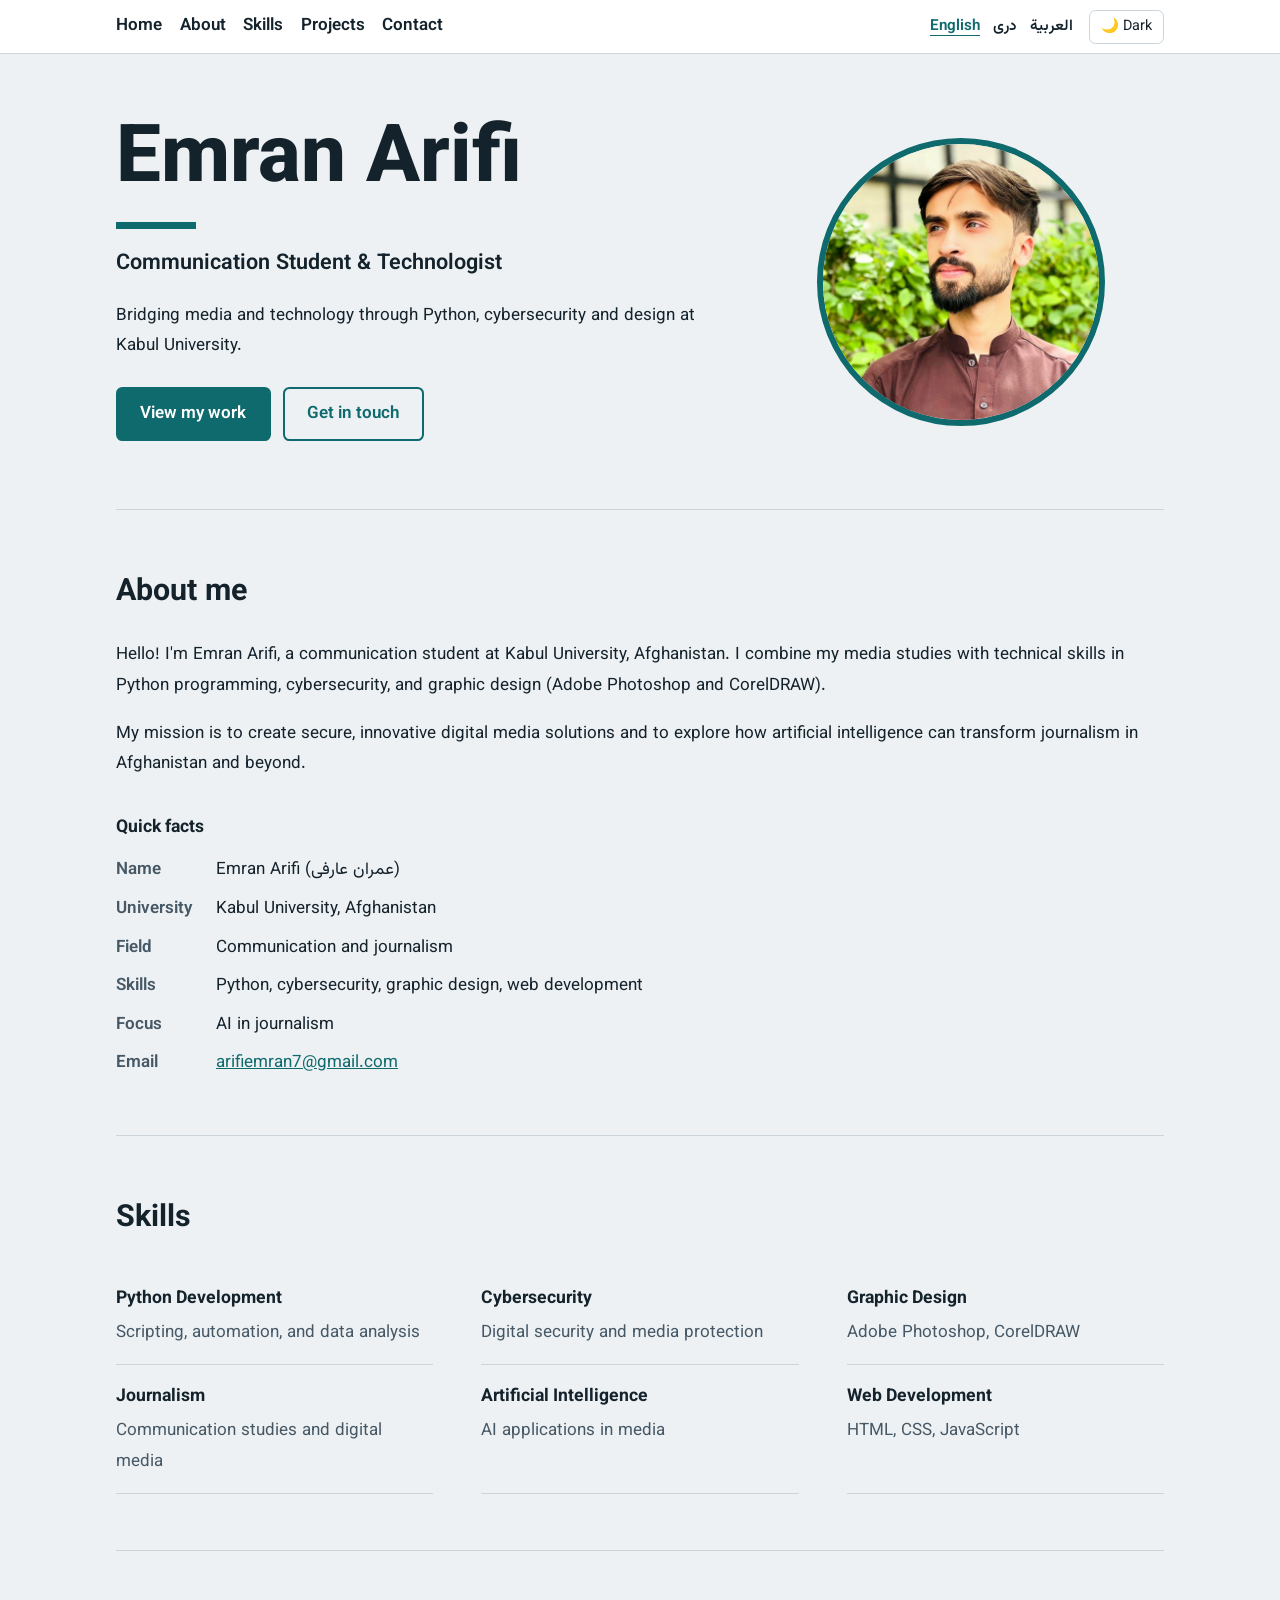
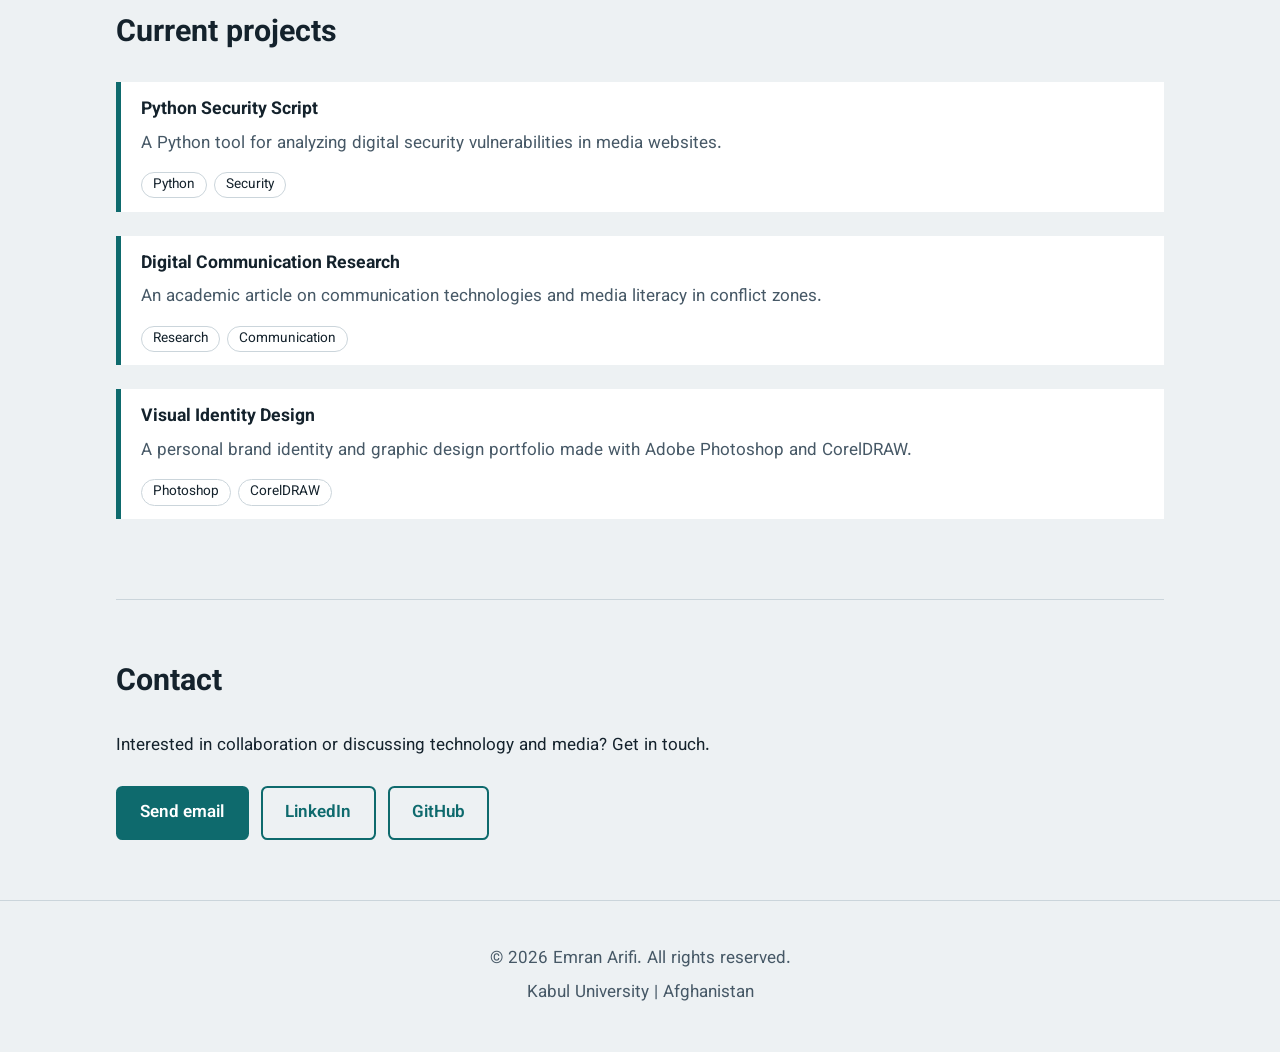
<file: index.html>
<!DOCTYPE html>
<html lang="en" dir="ltr">
<head>
<meta charset="UTF-8">
<meta name="viewport" content="width=device-width, initial-scale=1.0">
<title>Emran Arifi | Communication Student & Technologist, Kabul University</title>
<link rel="icon" type="image/png" href="/images/favicon.png">
<meta name="description" content="Emran Arifi is a communication student at Kabul University, Afghanistan, working with Python, cybersecurity, graphic design and AI in journalism.">
<meta name="keywords" content="Emran Arifi, عمران عارفی, Kabul University, Cybersecurity, Python, Journalism">
<meta name="author" content="Emran Arifi">
<meta name="google-site-verification" content="g8X6udcyyApvIQEGhXVtUN3PzOQ9R6IwchH94THclzM" />
<link rel="canonical" href="https://emran-arifi.github.io/">
<link rel="alternate" hreflang="en" href="https://emran-arifi.github.io/">
<link rel="alternate" hreflang="fa-AF" href="https://emran-arifi.github.io/fa/">
<link rel="alternate" hreflang="ar" href="https://emran-arifi.github.io/ar/">
<link rel="alternate" hreflang="x-default" href="https://emran-arifi.github.io/">
<meta property="og:type" content="profile">
<meta property="og:title" content="Emran Arifi | Communication Student & Technologist, Kabul University">
<meta property="og:description" content="Emran Arifi is a communication student at Kabul University, Afghanistan, working with Python, cybersecurity, graphic design and AI in journalism.">
<meta property="og:url" content="https://emran-arifi.github.io/">
<meta property="og:image" content="https://emran-arifi.github.io/profile.jpg">
<meta property="og:locale" content="en_US">
<meta name="twitter:card" content="summary">
<link rel="icon" href="data:image/svg+xml,%3Csvg xmlns='http://www.w3.org/2000/svg' viewBox='0 0 64 64'%3E%3Crect width='64' height='64' rx='12' fill='%230E6A6D'/%3E%3Ctext x='32' y='43' font-size='28' font-family='sans-serif' font-weight='700' text-anchor='middle' fill='white'%3EEA%3C/text%3E%3C/svg%3E">
<link rel="preconnect" href="https://fonts.googleapis.com">
<link rel="preconnect" href="https://fonts.gstatic.com" crossorigin>
<link rel="stylesheet" href="https://fonts.googleapis.com/css2?family=Vazirmatn:wght@400;600;800&display=swap">
<link rel="stylesheet" href="/style.css">
<script type="application/ld+json">
{
  "@context": "https://schema.org",
  "@graph": [
    {
      "@type": "ProfilePage",
      "@id": "https://emran-arifi.github.io/#profile",
      "url": "https://emran-arifi.github.io/",
      "inLanguage": "en",
      "name": "Emran Arifi | Communication Student & Technologist, Kabul University",
      "mainEntity": {
        "@id": "https://emran-arifi.github.io/#person"
      }
    },
    {
      "@type": "Person",
      "@id": "https://emran-arifi.github.io/#person",
      "name": "Emran Arifi",
      "alternateName": [
        "عمران عارفی",
        "عمران عارفي"
      ],
      "description": "Emran Arifi is a communication student at Kabul University, Afghanistan, working with Python, cybersecurity, graphic design and AI in journalism.",
      "url": "https://emran-arifi.github.io/",
      "image": "https://emran-arifi.github.io/profile.jpg",
      "email": "arifiemran7@gmail.com",
      "nationality": "Afghan",
      "birthPlace": {
        "@type": "Place",
        "name": "Afghanistan"
      },
      "jobTitle": "Communication Student",
      "alumniOf": {
        "@type": "CollegeOrUniversity",
        "name": "Kabul University",
        "address": {
          "@type": "PostalAddress",
          "addressCountry": "AF"
        }
      },
      "knowsAbout": [
        "Cybersecurity",
        "Python",
        "Journalism",
        "Graphic Design",
        "Artificial Intelligence",
        "Web Development"
      ],
      "sameAs": [
        "https://www.linkedin.com/in/emran-arifi-6b0651444",
        "https://github.com/emran-arifi"
      ]
    }
  ]
}
</script>
</head>
<body>
<header class="bar"><div class="bar-in">
<ul class="menu"><li><a href="#home">Home</a></li><li><a href="#about">About</a></li><li><a href="#skills">Skills</a></li><li><a href="#projects">Projects</a></li><li><a href="#contact">Contact</a></li></ul>
<div class="tools"><nav class="langs" aria-label="Language"><a href="/" hreflang="en" lang="en" aria-current="page">English</a><a href="/fa/" hreflang="fa-AF" lang="fa-AF">دری</a><a href="/ar/" hreflang="ar" lang="ar">العربية</a></nav>
<button class="tbtn" type="button" id="themeBtn" data-dark="🌙 Dark" data-light="☀️ Light">🌙 Dark</button></div>
</div></header>
<main class="wrap">
<section id="home" class="hero">
<div><h1>Emran Arifi</h1>
<p class="sub">Communication Student & Technologist</p><p>Bridging media and technology through Python, cybersecurity and design at Kabul University.</p>
<a class="btn btn-p" href="#projects">View my work</a><a class="btn btn-s" href="#contact">Get in touch</a></div>
<img class="photo" src="/profile.jpg" alt="Emran Arifi">
</section>
<section id="about"><h2>About me</h2><p>Hello! I'm Emran Arifi, a communication student at Kabul University, Afghanistan. I combine my media studies with technical skills in Python programming, cybersecurity, and graphic design (Adobe Photoshop and CorelDRAW).</p><p>My mission is to create secure, innovative digital media solutions and to explore how artificial intelligence can transform journalism in Afghanistan and beyond.</p><h3 class="fh">Quick facts</h3><dl><dt>Name</dt><dd>Emran Arifi (عمران عارفی)</dd><dt>University</dt><dd>Kabul University, Afghanistan</dd><dt>Field</dt><dd>Communication and journalism</dd><dt>Skills</dt><dd>Python, cybersecurity, graphic design, web development</dd><dt>Focus</dt><dd>AI in journalism</dd><dt>Email</dt><dd><a href="mailto:arifiemran7@gmail.com">arifiemran7@gmail.com</a></dd></dl></section>
<section id="skills"><h2>Skills</h2><ul class="list"><li><h3>Python Development</h3><p>Scripting, automation, and data analysis</p></li><li><h3>Cybersecurity</h3><p>Digital security and media protection</p></li><li><h3>Graphic Design</h3><p>Adobe Photoshop, CorelDRAW</p></li><li><h3>Journalism</h3><p>Communication studies and digital media</p></li><li><h3>Artificial Intelligence</h3><p>AI applications in media</p></li><li><h3>Web Development</h3><p>HTML, CSS, JavaScript</p></li></ul></section>
<section id="projects"><h2>Current projects</h2><article class="proj"><h3>Python Security Script</h3><p>A Python tool for analyzing digital security vulnerabilities in media websites.</p><div class="tags"><span>Python</span><span>Security</span></div></article><article class="proj"><h3>Digital Communication Research</h3><p>An academic article on communication technologies and media literacy in conflict zones.</p><div class="tags"><span>Research</span><span>Communication</span></div></article><article class="proj"><h3>Visual Identity Design</h3><p>A personal brand identity and graphic design portfolio made with Adobe Photoshop and CorelDRAW.</p><div class="tags"><span>Photoshop</span><span>CorelDRAW</span></div></article></section>
<section id="contact"><h2>Contact</h2><p>Interested in collaboration or discussing technology and media? Get in touch.</p>
<a class="btn btn-p" href="mailto:arifiemran7@gmail.com">Send email</a><a class="btn btn-s" href="https://www.linkedin.com/in/emran-arifi-6b0651444" target="_blank" rel="noopener me">LinkedIn</a><a class="btn btn-s" href="https://github.com/emran-arifi" target="_blank" rel="noopener me">GitHub</a></section>
</main>
<footer><p>© 2026 Emran Arifi. All rights reserved.</p><p>Kabul University | Afghanistan</p></footer>
<script src="/script.js"></script>
</body>
</html>
</file>
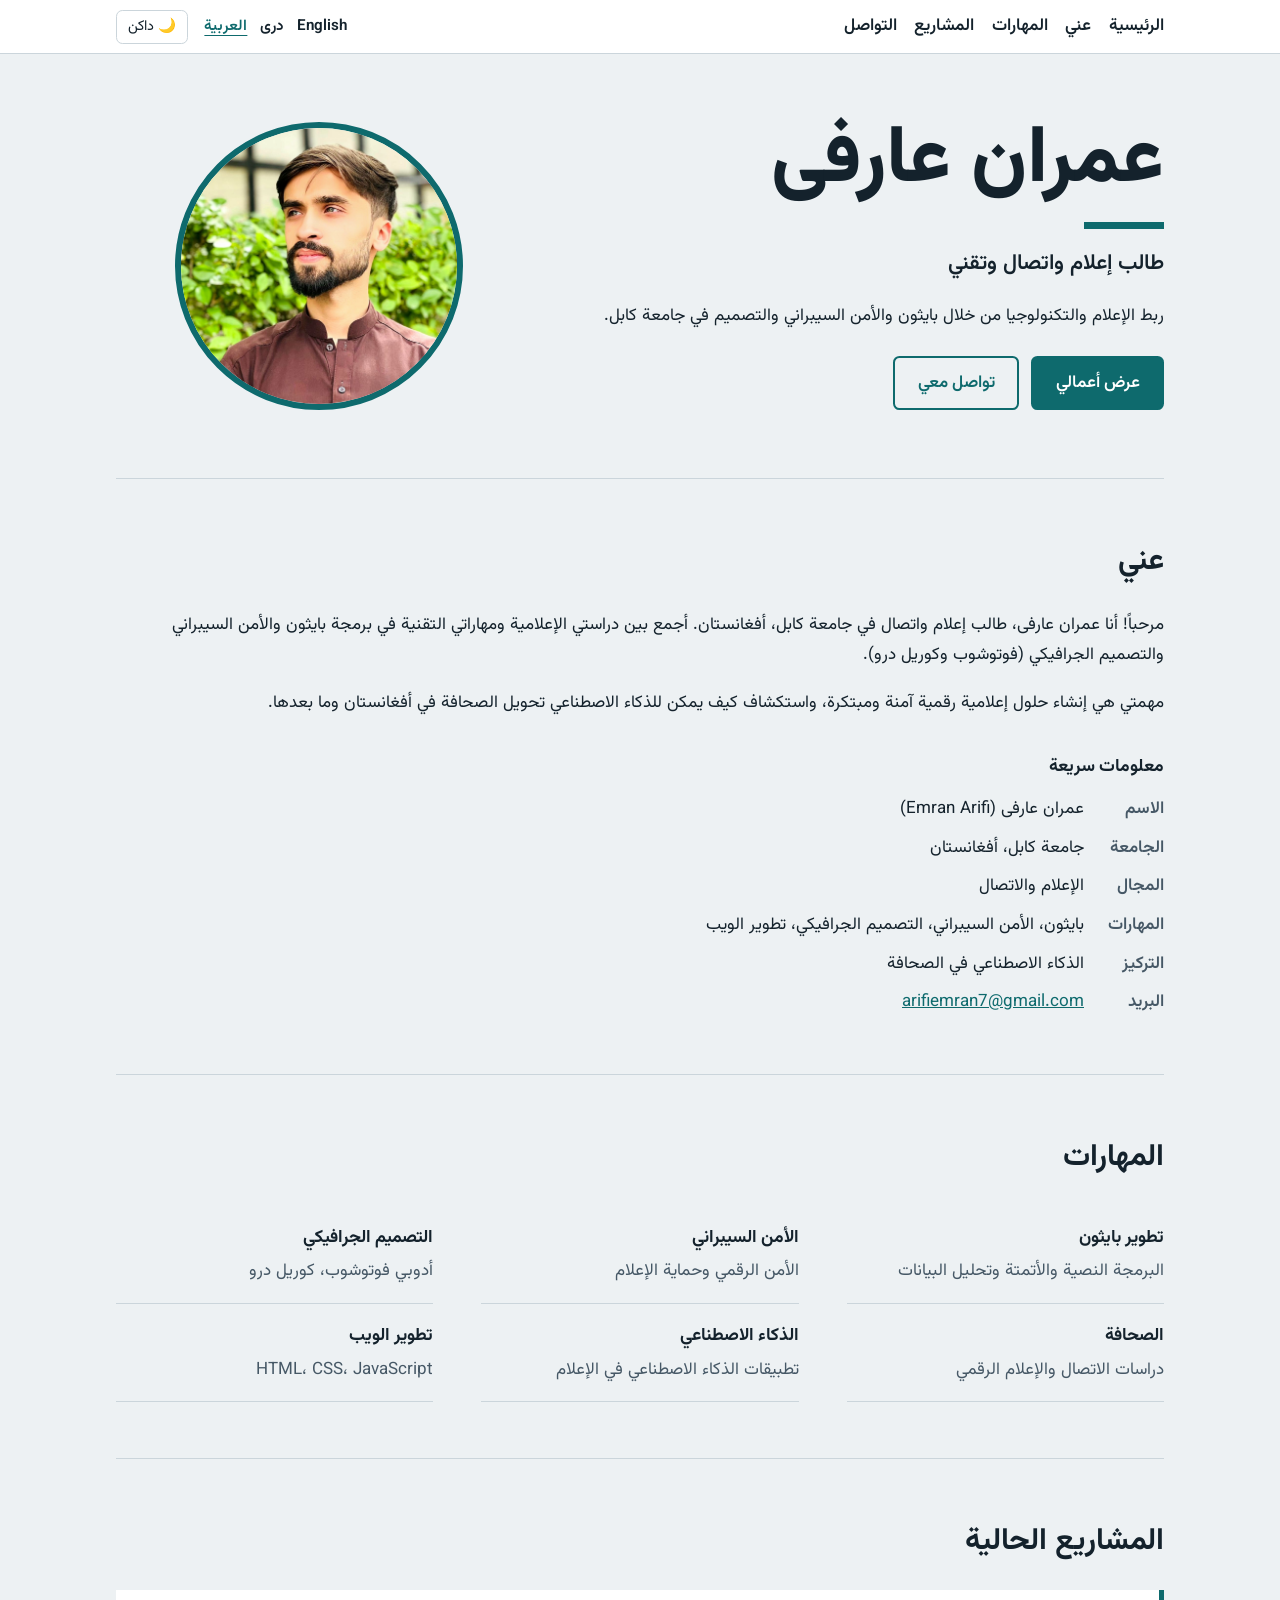
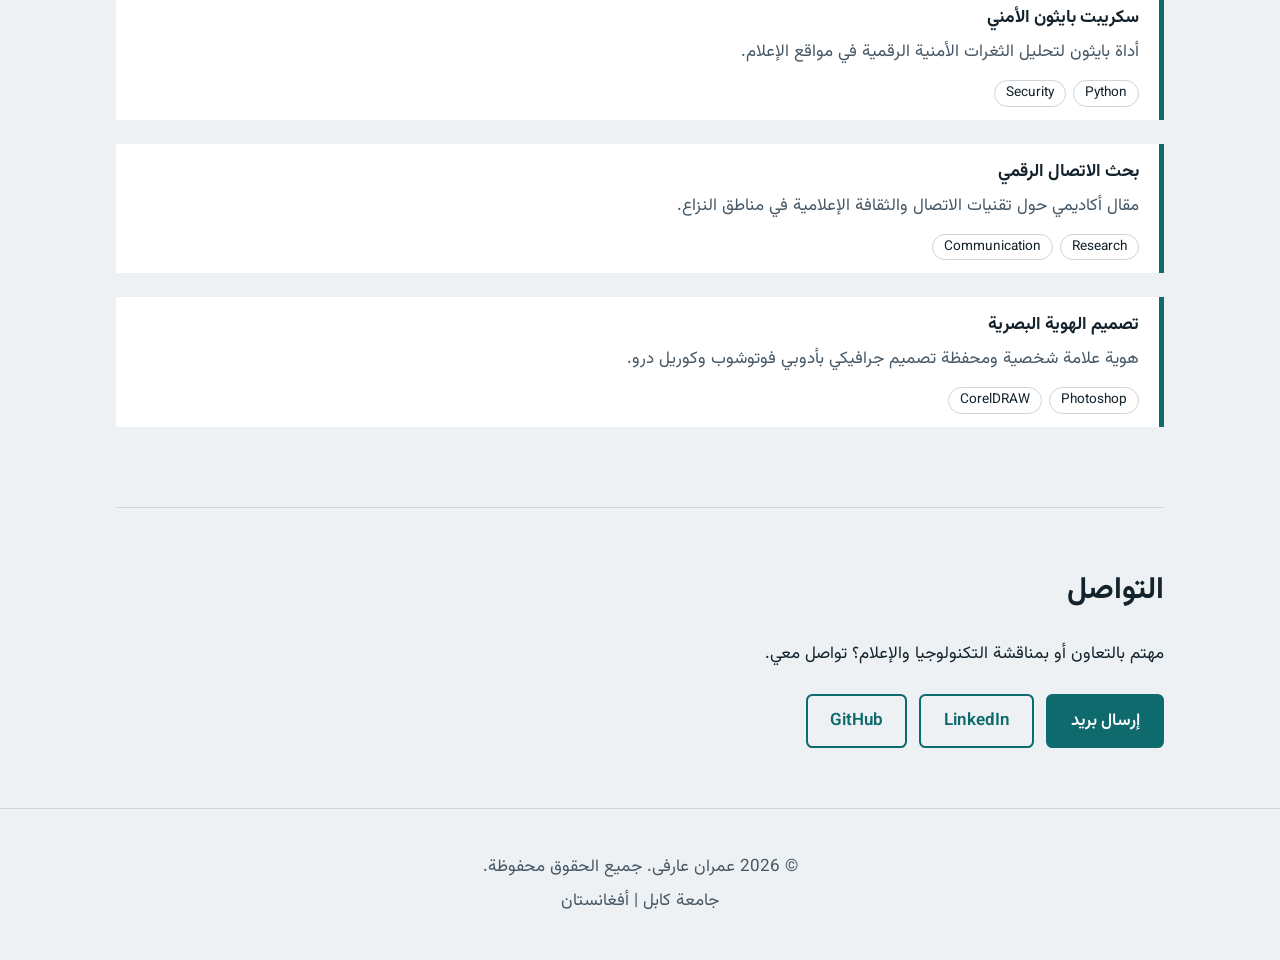
<file: ar/index.html>
<!DOCTYPE html>
<html lang="ar" dir="rtl">
<head>
<meta charset="UTF-8">
<meta name="viewport" content="width=device-width, initial-scale=1.0">
<title>عمران عارفی | طالب إعلام واتصال، جامعة كابل</title>
<meta name="description" content="عمران عارفی (Emran Arifi)، طالب إعلام واتصال في جامعة كابل، أفغانستان. مطوّر بايثون ومهتم بالأمن السيبراني ومصمم جرافيك.">
<meta name="keywords" content="Emran Arifi, عمران عارفی, Kabul University, Cybersecurity, Python, Journalism">
<meta name="author" content="Emran Arifi">
<meta name="google-site-verification" content="g8X6udcyyApvIQEGhXVtUN3PzOQ9R6IwchH94THclzM" />
<link rel="canonical" href="https://emran-arifi.github.io/ar/">
<link rel="alternate" hreflang="en" href="https://emran-arifi.github.io/">
<link rel="alternate" hreflang="fa-AF" href="https://emran-arifi.github.io/fa/">
<link rel="alternate" hreflang="ar" href="https://emran-arifi.github.io/ar/">
<link rel="alternate" hreflang="x-default" href="https://emran-arifi.github.io/">
<meta property="og:type" content="profile">
<meta property="og:title" content="عمران عارفی | طالب إعلام واتصال، جامعة كابل">
<meta property="og:description" content="عمران عارفی (Emran Arifi)، طالب إعلام واتصال في جامعة كابل، أفغانستان. مطوّر بايثون ومهتم بالأمن السيبراني ومصمم جرافيك.">
<meta property="og:url" content="https://emran-arifi.github.io/ar/">
<meta property="og:image" content="https://emran-arifi.github.io/profile.jpg">
<meta property="og:locale" content="ar_AR">
<meta name="twitter:card" content="summary">
<link rel="icon" href="data:image/svg+xml,%3Csvg xmlns='http://www.w3.org/2000/svg' viewBox='0 0 64 64'%3E%3Crect width='64' height='64' rx='12' fill='%230E6A6D'/%3E%3Ctext x='32' y='43' font-size='28' font-family='sans-serif' font-weight='700' text-anchor='middle' fill='white'%3EEA%3C/text%3E%3C/svg%3E">
<link rel="preconnect" href="https://fonts.googleapis.com">
<link rel="preconnect" href="https://fonts.gstatic.com" crossorigin>
<link rel="stylesheet" href="https://fonts.googleapis.com/css2?family=Vazirmatn:wght@400;600;800&display=swap">
<link rel="stylesheet" href="/style.css">
<script type="application/ld+json">
{
  "@context": "https://schema.org",
  "@graph": [
    {
      "@type": "ProfilePage",
      "@id": "https://emran-arifi.github.io/ar/#profile",
      "url": "https://emran-arifi.github.io/ar/",
      "inLanguage": "ar",
      "name": "عمران عارفی | طالب إعلام واتصال، جامعة كابل",
      "mainEntity": {
        "@id": "https://emran-arifi.github.io/#person"
      }
    },
    {
      "@type": "Person",
      "@id": "https://emran-arifi.github.io/#person",
      "name": "Emran Arifi",
      "alternateName": [
        "عمران عارفی",
        "عمران عارفي"
      ],
      "description": "عمران عارفی (Emran Arifi)، طالب إعلام واتصال في جامعة كابل، أفغانستان. مطوّر بايثون ومهتم بالأمن السيبراني ومصمم جرافيك.",
      "url": "https://emran-arifi.github.io/",
      "image": "https://emran-arifi.github.io/profile.jpg",
      "email": "arifiemran7@gmail.com",
      "nationality": "Afghan",
      "birthPlace": {
        "@type": "Place",
        "name": "Afghanistan"
      },
      "jobTitle": "طالب إعلام واتصال",
      "alumniOf": {
        "@type": "CollegeOrUniversity",
        "name": "Kabul University",
        "address": {
          "@type": "PostalAddress",
          "addressCountry": "AF"
        }
      },
      "knowsAbout": [
        "Cybersecurity",
        "Python",
        "Journalism",
        "Graphic Design",
        "Artificial Intelligence",
        "Web Development"
      ],
      "sameAs": [
        "https://www.linkedin.com/in/emran-arifi-6b0651444",
        "https://github.com/emran-arifi"
      ]
    }
  ]
}
</script>
</head>
<body>
<header class="bar"><div class="bar-in">
<ul class="menu"><li><a href="#home">الرئيسية</a></li><li><a href="#about">عني</a></li><li><a href="#skills">المهارات</a></li><li><a href="#projects">المشاريع</a></li><li><a href="#contact">التواصل</a></li></ul>
<div class="tools"><nav class="langs" aria-label="Language"><a href="/" hreflang="en" lang="en">English</a><a href="/fa/" hreflang="fa-AF" lang="fa-AF">دری</a><a href="/ar/" hreflang="ar" lang="ar" aria-current="page">العربية</a></nav>
<button class="tbtn" type="button" id="themeBtn" data-dark="🌙 داكن" data-light="☀️ فاتح">🌙 داكن</button></div>
</div></header>
<main class="wrap">
<section id="home" class="hero">
<div><h1>عمران عارفی</h1>
<p class="sub">طالب إعلام واتصال وتقني</p><p>ربط الإعلام والتكنولوجيا من خلال بايثون والأمن السيبراني والتصميم في جامعة كابل.</p>
<a class="btn btn-p" href="#projects">عرض أعمالي</a><a class="btn btn-s" href="#contact">تواصل معي</a></div>
<img class="photo" src="/profile.jpg" alt="عمران عارفی">
</section>
<section id="about"><h2>عني</h2><p>مرحباً! أنا عمران عارفی، طالب إعلام واتصال في جامعة كابل، أفغانستان. أجمع بين دراستي الإعلامية ومهاراتي التقنية في برمجة بايثون والأمن السيبراني والتصميم الجرافيكي (فوتوشوب وكوريل درو).</p><p>مهمتي هي إنشاء حلول إعلامية رقمية آمنة ومبتكرة، واستكشاف كيف يمكن للذكاء الاصطناعي تحويل الصحافة في أفغانستان وما بعدها.</p><h3 class="fh">معلومات سريعة</h3><dl><dt>الاسم</dt><dd>عمران عارفی (Emran Arifi)</dd><dt>الجامعة</dt><dd>جامعة كابل، أفغانستان</dd><dt>المجال</dt><dd>الإعلام والاتصال</dd><dt>المهارات</dt><dd>بايثون، الأمن السيبراني، التصميم الجرافيكي، تطوير الويب</dd><dt>التركيز</dt><dd>الذكاء الاصطناعي في الصحافة</dd><dt>البريد</dt><dd><a href="mailto:arifiemran7@gmail.com">arifiemran7@gmail.com</a></dd></dl></section>
<section id="skills"><h2>المهارات</h2><ul class="list"><li><h3>تطوير بايثون</h3><p>البرمجة النصية والأتمتة وتحليل البيانات</p></li><li><h3>الأمن السيبراني</h3><p>الأمن الرقمي وحماية الإعلام</p></li><li><h3>التصميم الجرافيكي</h3><p>أدوبي فوتوشوب، كوريل درو</p></li><li><h3>الصحافة</h3><p>دراسات الاتصال والإعلام الرقمي</p></li><li><h3>الذكاء الاصطناعي</h3><p>تطبيقات الذكاء الاصطناعي في الإعلام</p></li><li><h3>تطوير الويب</h3><p>HTML، CSS، JavaScript</p></li></ul></section>
<section id="projects"><h2>المشاريع الحالية</h2><article class="proj"><h3>سكريبت بايثون الأمني</h3><p>أداة بايثون لتحليل الثغرات الأمنية الرقمية في مواقع الإعلام.</p><div class="tags"><span>Python</span><span>Security</span></div></article><article class="proj"><h3>بحث الاتصال الرقمي</h3><p>مقال أكاديمي حول تقنيات الاتصال والثقافة الإعلامية في مناطق النزاع.</p><div class="tags"><span>Research</span><span>Communication</span></div></article><article class="proj"><h3>تصميم الهوية البصرية</h3><p>هوية علامة شخصية ومحفظة تصميم جرافيكي بأدوبي فوتوشوب وكوريل درو.</p><div class="tags"><span>Photoshop</span><span>CorelDRAW</span></div></article></section>
<section id="contact"><h2>التواصل</h2><p>مهتم بالتعاون أو بمناقشة التكنولوجيا والإعلام؟ تواصل معي.</p>
<a class="btn btn-p" href="mailto:arifiemran7@gmail.com">إرسال بريد</a><a class="btn btn-s" href="https://www.linkedin.com/in/emran-arifi-6b0651444" target="_blank" rel="noopener me">LinkedIn</a><a class="btn btn-s" href="https://github.com/emran-arifi" target="_blank" rel="noopener me">GitHub</a></section>
</main>
<footer><p>© 2026 عمران عارفی. جميع الحقوق محفوظة.</p><p>جامعة كابل | أفغانستان</p></footer>
<script src="/script.js"></script>
</body>
</html>
</file>
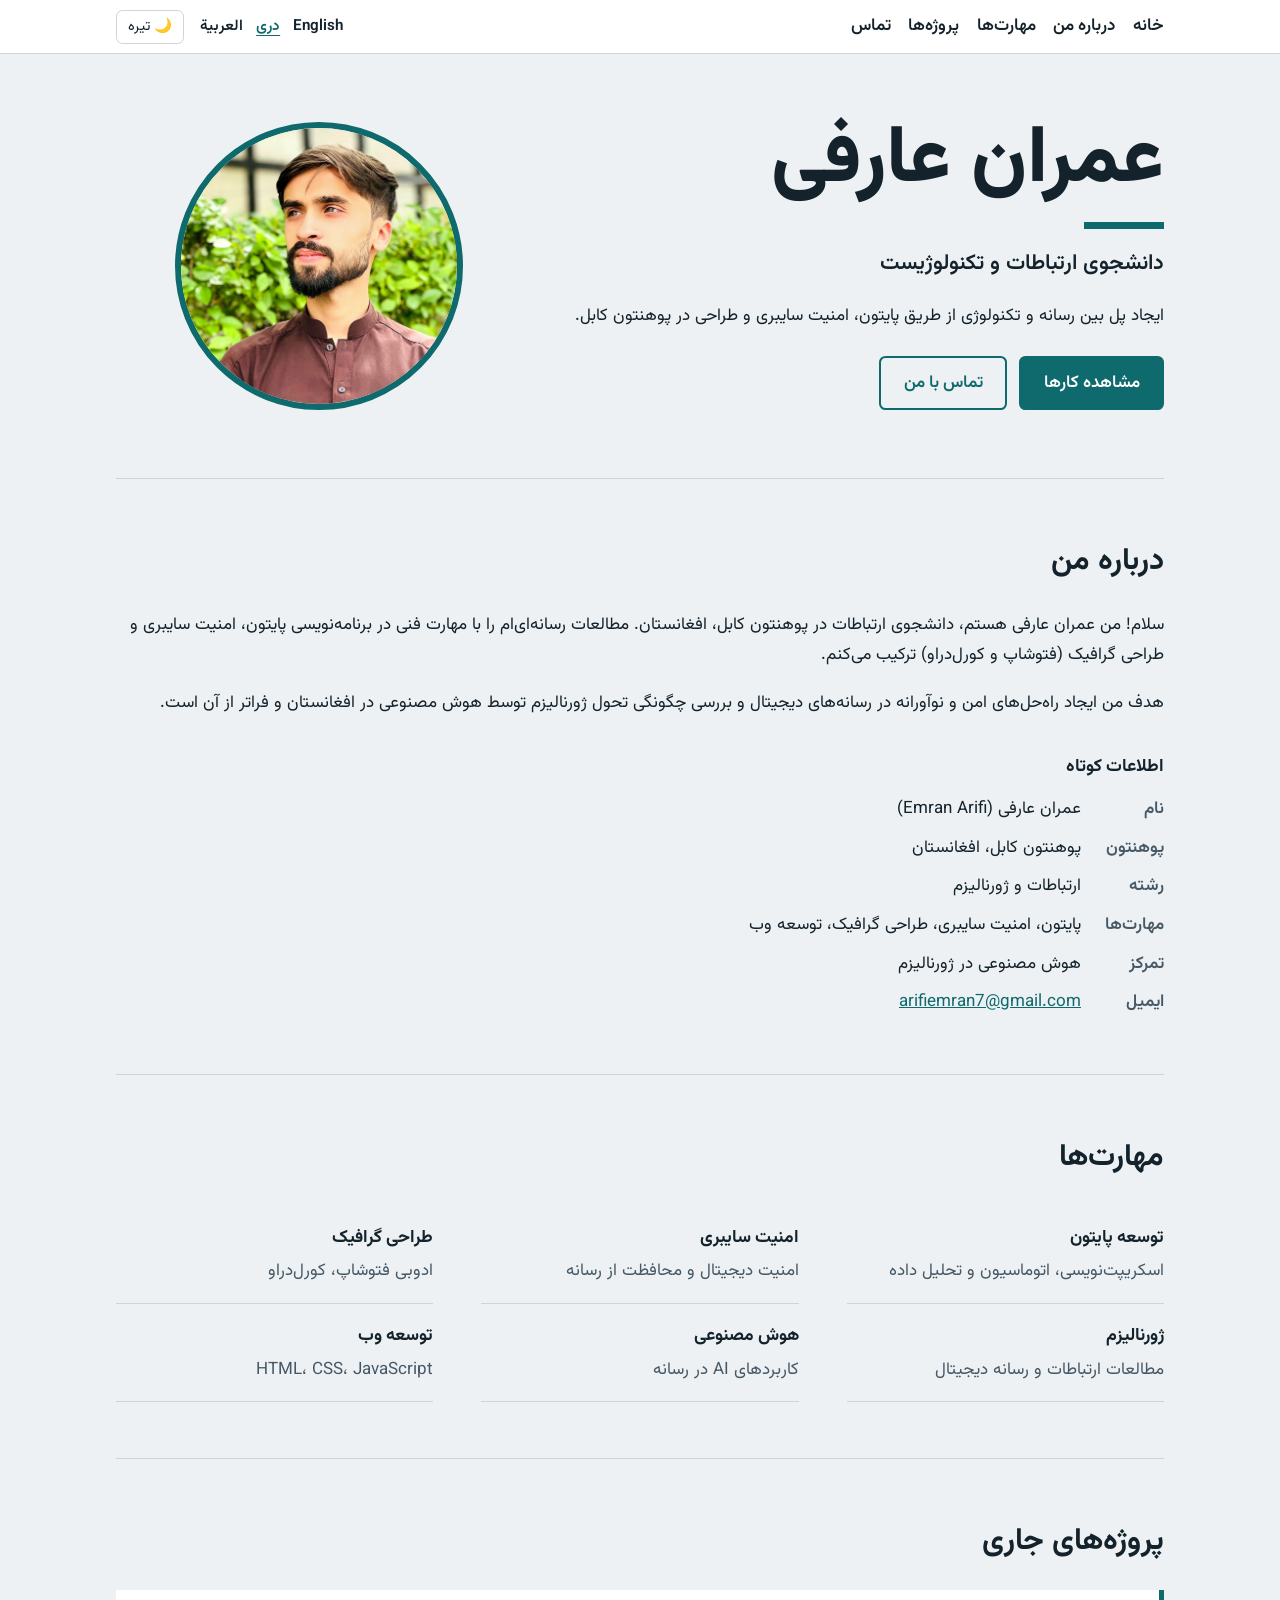
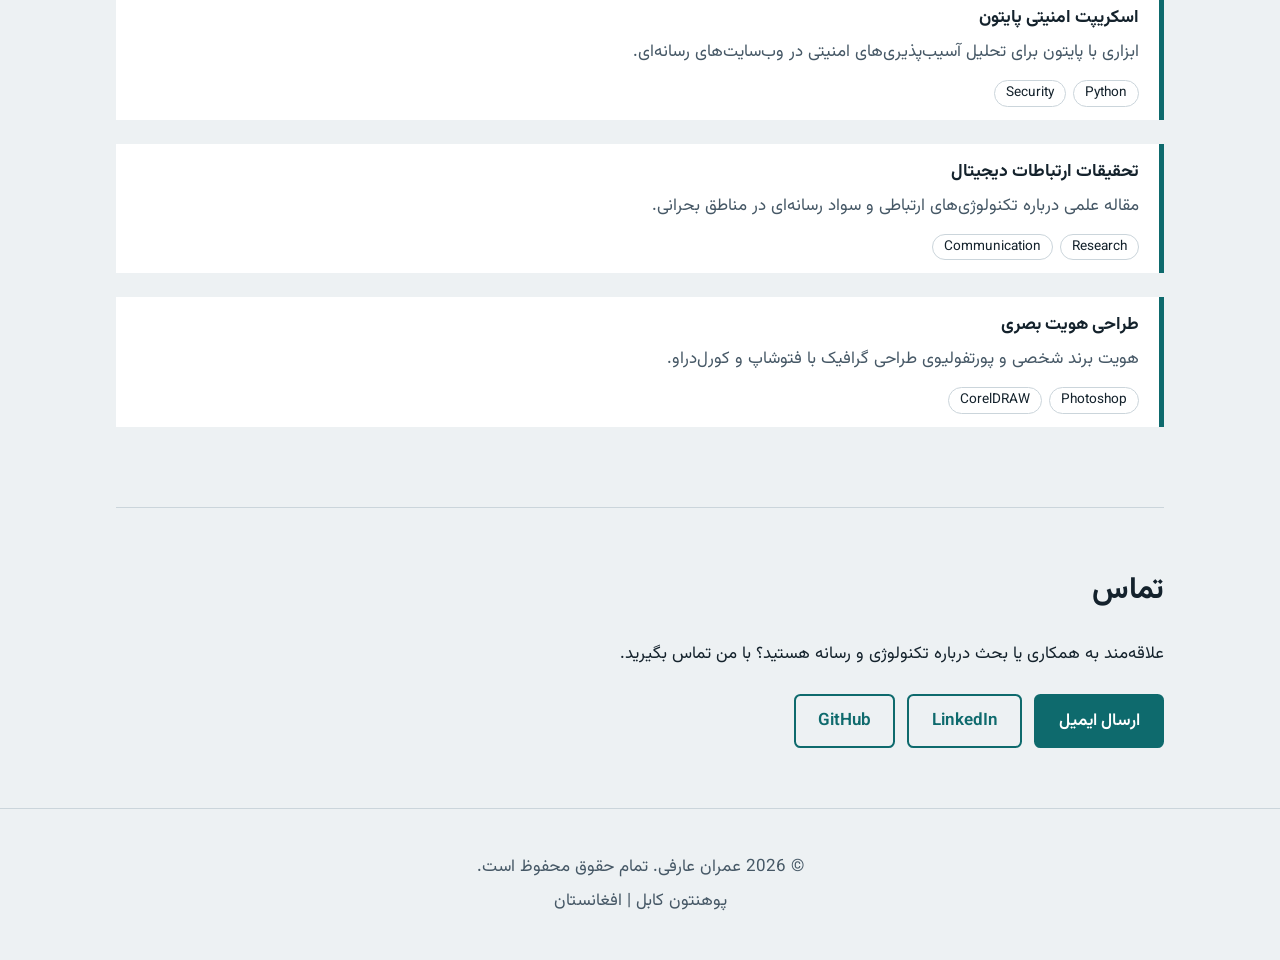
<file: fa/index.html>
<!DOCTYPE html>
<html lang="fa-AF" dir="rtl">
<head>
<meta charset="UTF-8">
<meta name="viewport" content="width=device-width, initial-scale=1.0">
<title>عمران عارفی | دانشجوی ارتباطات و تکنولوژیست، پوهنتون کابل</title>
<meta name="description" content="عمران عارفی (Emran Arifi)، دانشجوی ارتباطات در پوهنتون کابل، افغانستان. توسعه‌دهنده پایتون، علاقه‌مند امنیت سایبری و طراح گرافیک.">
<meta name="keywords" content="Emran Arifi, عمران عارفی, Kabul University, Cybersecurity, Python, Journalism">
<meta name="author" content="Emran Arifi">
<meta name="google-site-verification" content="g8X6udcyyApvIQEGhXVtUN3PzOQ9R6IwchH94THclzM" />
<link rel="canonical" href="https://emran-arifi.github.io/fa/">
<link rel="alternate" hreflang="en" href="https://emran-arifi.github.io/">
<link rel="alternate" hreflang="fa-AF" href="https://emran-arifi.github.io/fa/">
<link rel="alternate" hreflang="ar" href="https://emran-arifi.github.io/ar/">
<link rel="alternate" hreflang="x-default" href="https://emran-arifi.github.io/">
<meta property="og:type" content="profile">
<meta property="og:title" content="عمران عارفی | دانشجوی ارتباطات و تکنولوژیست، پوهنتون کابل">
<meta property="og:description" content="عمران عارفی (Emran Arifi)، دانشجوی ارتباطات در پوهنتون کابل، افغانستان. توسعه‌دهنده پایتون، علاقه‌مند امنیت سایبری و طراح گرافیک.">
<meta property="og:url" content="https://emran-arifi.github.io/fa/">
<meta property="og:image" content="https://emran-arifi.github.io/profile.jpg">
<meta property="og:locale" content="fa_AF">
<meta name="twitter:card" content="summary">
<link rel="icon" href="data:image/svg+xml,%3Csvg xmlns='http://www.w3.org/2000/svg' viewBox='0 0 64 64'%3E%3Crect width='64' height='64' rx='12' fill='%230E6A6D'/%3E%3Ctext x='32' y='43' font-size='28' font-family='sans-serif' font-weight='700' text-anchor='middle' fill='white'%3EEA%3C/text%3E%3C/svg%3E">
<link rel="preconnect" href="https://fonts.googleapis.com">
<link rel="preconnect" href="https://fonts.gstatic.com" crossorigin>
<link rel="stylesheet" href="https://fonts.googleapis.com/css2?family=Vazirmatn:wght@400;600;800&display=swap">
<link rel="stylesheet" href="/style.css">
<script type="application/ld+json">
{
  "@context": "https://schema.org",
  "@graph": [
    {
      "@type": "ProfilePage",
      "@id": "https://emran-arifi.github.io/fa/#profile",
      "url": "https://emran-arifi.github.io/fa/",
      "inLanguage": "fa-AF",
      "name": "عمران عارفی | دانشجوی ارتباطات و تکنولوژیست، پوهنتون کابل",
      "mainEntity": {
        "@id": "https://emran-arifi.github.io/#person"
      }
    },
    {
      "@type": "Person",
      "@id": "https://emran-arifi.github.io/#person",
      "name": "Emran Arifi",
      "alternateName": [
        "عمران عارفی",
        "عمران عارفي"
      ],
      "description": "عمران عارفی (Emran Arifi)، دانشجوی ارتباطات در پوهنتون کابل، افغانستان. توسعه‌دهنده پایتون، علاقه‌مند امنیت سایبری و طراح گرافیک.",
      "url": "https://emran-arifi.github.io/",
      "image": "https://emran-arifi.github.io/profile.jpg",
      "email": "arifiemran7@gmail.com",
      "nationality": "Afghan",
      "birthPlace": {
        "@type": "Place",
        "name": "Afghanistan"
      },
      "jobTitle": "دانشجوی ارتباطات",
      "alumniOf": {
        "@type": "CollegeOrUniversity",
        "name": "Kabul University",
        "address": {
          "@type": "PostalAddress",
          "addressCountry": "AF"
        }
      },
      "knowsAbout": [
        "Cybersecurity",
        "Python",
        "Journalism",
        "Graphic Design",
        "Artificial Intelligence",
        "Web Development"
      ],
      "sameAs": [
        "https://www.linkedin.com/in/emran-arifi-6b0651444",
        "https://github.com/emran-arifi"
      ]
    }
  ]
}
</script>
</head>
<body>
<header class="bar"><div class="bar-in">
<ul class="menu"><li><a href="#home">خانه</a></li><li><a href="#about">درباره من</a></li><li><a href="#skills">مهارت‌ها</a></li><li><a href="#projects">پروژه‌ها</a></li><li><a href="#contact">تماس</a></li></ul>
<div class="tools"><nav class="langs" aria-label="Language"><a href="/" hreflang="en" lang="en">English</a><a href="/fa/" hreflang="fa-AF" lang="fa-AF" aria-current="page">دری</a><a href="/ar/" hreflang="ar" lang="ar">العربية</a></nav>
<button class="tbtn" type="button" id="themeBtn" data-dark="🌙 تیره" data-light="☀️ روشن">🌙 تیره</button></div>
</div></header>
<main class="wrap">
<section id="home" class="hero">
<div><h1>عمران عارفی</h1>
<p class="sub">دانشجوی ارتباطات و تکنولوژیست</p><p>ایجاد پل بین رسانه و تکنولوژی از طریق پایتون، امنیت سایبری و طراحی در پوهنتون کابل.</p>
<a class="btn btn-p" href="#projects">مشاهده کارها</a><a class="btn btn-s" href="#contact">تماس با من</a></div>
<img class="photo" src="/profile.jpg" alt="عمران عارفی">
</section>
<section id="about"><h2>درباره من</h2><p>سلام! من عمران عارفی هستم، دانشجوی ارتباطات در پوهنتون کابل، افغانستان. مطالعات رسانه‌ای‌ام را با مهارت فنی در برنامه‌نویسی پایتون، امنیت سایبری و طراحی گرافیک (فتوشاپ و کورل‌دراو) ترکیب می‌کنم.</p><p>هدف من ایجاد راه‌حل‌های امن و نوآورانه در رسانه‌های دیجیتال و بررسی چگونگی تحول ژورنالیزم توسط هوش مصنوعی در افغانستان و فراتر از آن است.</p><h3 class="fh">اطلاعات کوتاه</h3><dl><dt>نام</dt><dd>عمران عارفی (Emran Arifi)</dd><dt>پوهنتون</dt><dd>پوهنتون کابل، افغانستان</dd><dt>رشته</dt><dd>ارتباطات و ژورنالیزم</dd><dt>مهارت‌ها</dt><dd>پایتون، امنیت سایبری، طراحی گرافیک، توسعه وب</dd><dt>تمرکز</dt><dd>هوش مصنوعی در ژورنالیزم</dd><dt>ایمیل</dt><dd><a href="mailto:arifiemran7@gmail.com">arifiemran7@gmail.com</a></dd></dl></section>
<section id="skills"><h2>مهارت‌ها</h2><ul class="list"><li><h3>توسعه پایتون</h3><p>اسکریپت‌نویسی، اتوماسیون و تحلیل داده</p></li><li><h3>امنیت سایبری</h3><p>امنیت دیجیتال و محافظت از رسانه</p></li><li><h3>طراحی گرافیک</h3><p>ادوبی فتوشاپ، کورل‌دراو</p></li><li><h3>ژورنالیزم</h3><p>مطالعات ارتباطات و رسانه دیجیتال</p></li><li><h3>هوش مصنوعی</h3><p>کاربردهای AI در رسانه</p></li><li><h3>توسعه وب</h3><p>HTML، CSS، JavaScript</p></li></ul></section>
<section id="projects"><h2>پروژه‌های جاری</h2><article class="proj"><h3>اسکریپت امنیتی پایتون</h3><p>ابزاری با پایتون برای تحلیل آسیب‌پذیری‌های امنیتی در وب‌سایت‌های رسانه‌ای.</p><div class="tags"><span>Python</span><span>Security</span></div></article><article class="proj"><h3>تحقیقات ارتباطات دیجیتال</h3><p>مقاله علمی درباره تکنولوژی‌های ارتباطی و سواد رسانه‌ای در مناطق بحرانی.</p><div class="tags"><span>Research</span><span>Communication</span></div></article><article class="proj"><h3>طراحی هویت بصری</h3><p>هویت برند شخصی و پورتفولیوی طراحی گرافیک با فتوشاپ و کورل‌دراو.</p><div class="tags"><span>Photoshop</span><span>CorelDRAW</span></div></article></section>
<section id="contact"><h2>تماس</h2><p>علاقه‌مند به همکاری یا بحث درباره تکنولوژی و رسانه هستید؟ با من تماس بگیرید.</p>
<a class="btn btn-p" href="mailto:arifiemran7@gmail.com">ارسال ایمیل</a><a class="btn btn-s" href="https://www.linkedin.com/in/emran-arifi-6b0651444" target="_blank" rel="noopener me">LinkedIn</a><a class="btn btn-s" href="https://github.com/emran-arifi" target="_blank" rel="noopener me">GitHub</a></section>
</main>
<footer><p>© 2026 عمران عارفی. تمام حقوق محفوظ است.</p><p>پوهنتون کابل | افغانستان</p></footer>
<script src="/script.js"></script>
</body>
</html>
</file>
<file: style.css>
:root{--bg:#EDF1F3;--surface:#fff;--ink:#14222C;--muted:#465866;--line:#CBD5DB;--accent:#0E6A6D;--on:#fff}
@media (prefers-color-scheme:dark){:root:not([data-theme="light"]){--bg:#0E161C;--surface:#16212A;--ink:#E7EEF2;--muted:#9FB1BD;--line:#2A3A46;--accent:#4FC1C4;--on:#0E161C}}
:root[data-theme="dark"]{--bg:#0E161C;--surface:#16212A;--ink:#E7EEF2;--muted:#9FB1BD;--line:#2A3A46;--accent:#4FC1C4;--on:#0E161C}
*{box-sizing:border-box}
html{scroll-behavior:smooth;scroll-padding-top:5rem}
@media (prefers-reduced-motion:reduce){html{scroll-behavior:auto}}
body{margin:0;background:var(--bg);color:var(--ink);font:1.0625rem/1.8 "Vazirmatn",system-ui,"Segoe UI",Tahoma,sans-serif}
a{color:var(--accent)}
:focus-visible{outline:3px solid var(--accent);outline-offset:3px}
.bar{position:sticky;top:0;z-index:5;background:var(--surface);border-bottom:1px solid var(--line)}
.bar-in{max-width:68rem;margin:auto;padding:.6rem 1.25rem;display:flex;flex-wrap:wrap;gap:.5rem 1.5rem;align-items:center;justify-content:space-between}
.menu,.list{list-style:none;margin:0;padding:0}
.menu{display:flex;flex-wrap:wrap;gap:.25rem 1.1rem}
.menu a,.langs a{color:var(--ink);text-decoration:none;font-weight:600}
.menu a:hover,.langs a:hover{color:var(--accent)}
.tools{display:flex;flex-wrap:wrap;gap:.5rem 1rem;align-items:center}
.langs{display:flex;gap:.8rem;font-size:.95rem}
.langs a[aria-current]{color:var(--accent);text-decoration:underline;text-underline-offset:.3em}
.tbtn{font:inherit;font-size:.9rem;color:var(--ink);background:none;border:1px solid var(--line);border-radius:.4rem;padding:.2rem .7rem;cursor:pointer}
.wrap{max-width:68rem;margin:auto;padding:0 1.25rem}
.hero{display:grid;gap:2rem;align-items:center;padding:4rem 0}
@media (min-width:48rem){.hero{grid-template-columns:1.5fr 1fr}}
h1{font-size:clamp(2.6rem,8vw,5rem);line-height:1.1;margin:0 0 .5rem;font-weight:800}
h1::after{content:"";display:block;width:5rem;height:.4rem;background:var(--accent);margin-top:1rem}
.sub{font-size:1.35rem;font-weight:600;margin:1rem 0 .25rem}
.photo{width:100%;max-width:18rem;aspect-ratio:1;object-fit:cover;border-radius:50%;border:6px solid var(--accent);justify-self:center}
.btn{display:inline-block;padding:.6rem 1.4rem;border:2px solid var(--accent);border-radius:.4rem;font-weight:600;text-decoration:none;margin:.5rem .75rem .25rem 0;margin-inline:0 .75rem}
.btn-p{background:var(--accent);color:var(--on)}
section{padding:3.5rem 0;border-top:1px solid var(--line)}
.hero{border-top:0}
h2{font-size:1.9rem;margin:0 0 1.25rem}
h3{margin:0;font-size:1.1rem}
.fh{margin:2rem 0 .75rem}
dl{display:grid;grid-template-columns:max-content 1fr;gap:.5rem 1.5rem;margin:0}
dt{font-weight:600;color:var(--muted)}dd{margin:0}
.list{display:grid;gap:0 3rem;grid-template-columns:repeat(auto-fit,minmax(16rem,1fr))}
.list li{padding:1rem 0;border-bottom:1px solid var(--line)}
.list p,.proj p{margin:.2rem 0 0;color:var(--muted)}
.proj{background:var(--surface);border-inline-start:5px solid var(--accent);padding:.75rem 1.25rem;margin-bottom:1.5rem}
.tags{margin-top:.6rem}
.tags span{display:inline-block;border:1px solid var(--line);border-radius:1rem;padding:0 .7rem;font-size:.85rem;margin-inline-end:.4rem}
footer{text-align:center;color:var(--muted);padding:2.5rem 1rem;border-top:1px solid var(--line)}
footer p{margin:.2rem 0}
</file>
